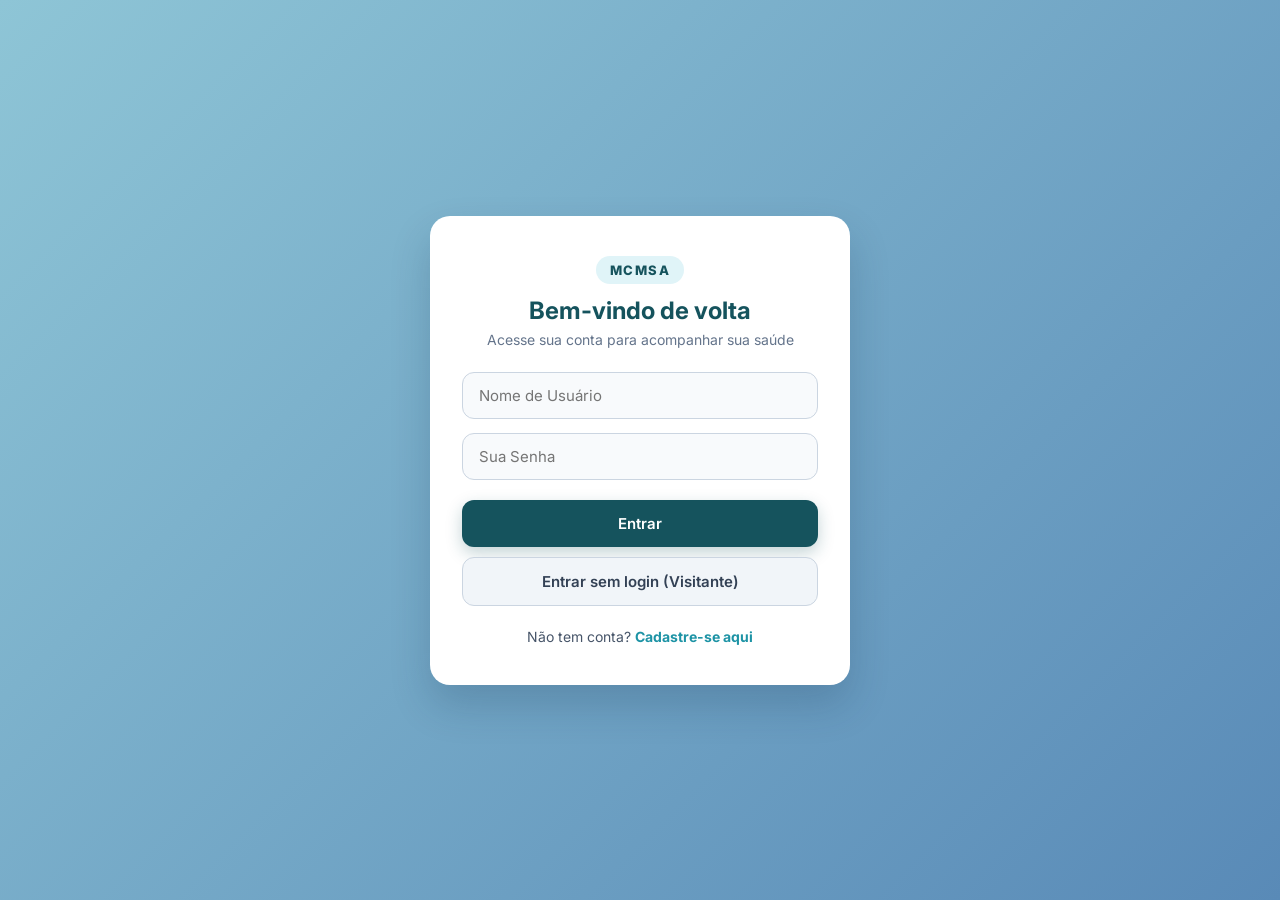
<file: index.html>
<!DOCTYPE html>
<html lang="pt-br">
<head>
    <meta charset="UTF-8">
    <meta name="viewport" content="width=device-width, initial-scale=1.0">
    <title>Acessar - MCMSA</title>
    <link rel="stylesheet" href="Css/indexStyle.css">
</head>
<body>

    <div class="container">
        <!-- Tela de Login -->
        <div id="tela-login" class="card-auth">
            <div class="logo-badge">MCMSA</div>
            <h2>Bem-vindo de volta</h2>
            <p class="subtitulo">Acesse sua conta para acompanhar sua saúde</p>

            <input class="campo" type="text" id="loginNome" placeholder="Nome de Usuário">
            <input class="campo" type="password" id="loginSenha" placeholder="Sua Senha">
            
            <button onclick="logar()" class="btn-primario">Entrar</button>
            <button onclick="entrarSemLogin()" class="btn-secundario">Entrar sem login (Visitante)</button>

            <p class="texto-alternar">
                Não tem conta? <a href="#" onclick="alternarAbas('cadastro')">Cadastre-se aqui</a>
            </p>
        </div>

        <!-- Tela de Cadastro -->
        <div id="cadastro" class="card-auth oculto">
            <div class="logo-badge">MCMSA</div>
            <h2>Criar Conta</h2>
            <p class="subtitulo">Preencha seus dados básicos</p>

            <input class="campo" type="text" id="nome" placeholder="Nome completo">
            <div class="linha-dupla">
                <input class="campo" type="number" id="idade" placeholder="Idade">
                <input class="campo" type="number" id="altura" placeholder="Altura (cm)">
            </div>
            <input class="campo" type="number" id="peso" placeholder="Peso (kg)">
            <input class="campo" type="password" id="senha" placeholder="Crie uma senha">
            
            <button class="btn-primario" onclick="cadastrar()">Finalizar Cadastro</button>

            <p class="texto-alternar">
                Já tem conta? <a href="#" onclick="alternarAbas('login')">Faça login</a>
            </p>
        </div>
    </div>

    <script>
        function alternarAbas(aba) {
            const loginBox = document.getElementById('tela-login');
            const cadastroBox = document.getElementById('cadastro');

            if (aba === 'cadastro') {
                loginBox.classList.add('oculto');
                cadastroBox.classList.remove('oculto');
            } else {
                cadastroBox.classList.add('oculto');
                loginBox.classList.remove('oculto');
            }
        }

        function cadastrar() {
            const nome = document.getElementById('nome').value.trim();
            const idade = document.getElementById('idade').value;
            const altura = document.getElementById('altura').value;
            const peso = document.getElementById('peso').value;
            const senha = document.getElementById('senha').value;

            if (nome && idade && altura && peso && senha) {
                const contaUsuario = { nome, idade, altura, peso, senha };
                localStorage.setItem('contaUsuario', JSON.stringify(contaUsuario));
                alert('Cadastro efetuado com sucesso! Faça login agora.');
                alternarAbas('login');
            } else {
                alert('Por favor, preencha todos os campos do cadastro!');
            }
        }

        function logar() {
            const usuarioDigitado = document.getElementById('loginNome').value.trim();
            const senhaDigitada = document.getElementById('loginSenha').value;
            const dadosSalvos = localStorage.getItem('contaUsuario');

            if (!dadosSalvos) {
                alert('Nenhum usuário registrado ainda! Clique em Cadastre-se ou entre como visitante.');
                return;
            }

            const contaUsuario = JSON.parse(dadosSalvos);

            if (usuarioDigitado === contaUsuario.nome && senhaDigitada === contaUsuario.senha) {
                localStorage.setItem('usuarioLogado', contaUsuario.nome);
                window.location.href = "Html/PaginaPrincipal.html";
            } else {
                alert('Nome de usuário ou senha incorretos!');
            }
        }

        function entrarSemLogin() {
            localStorage.setItem('usuarioLogado', 'Visitante');
            window.location.href = "Html/PaginaPrincipal.html";
        }
    </script>
</body>
</html>
</file>
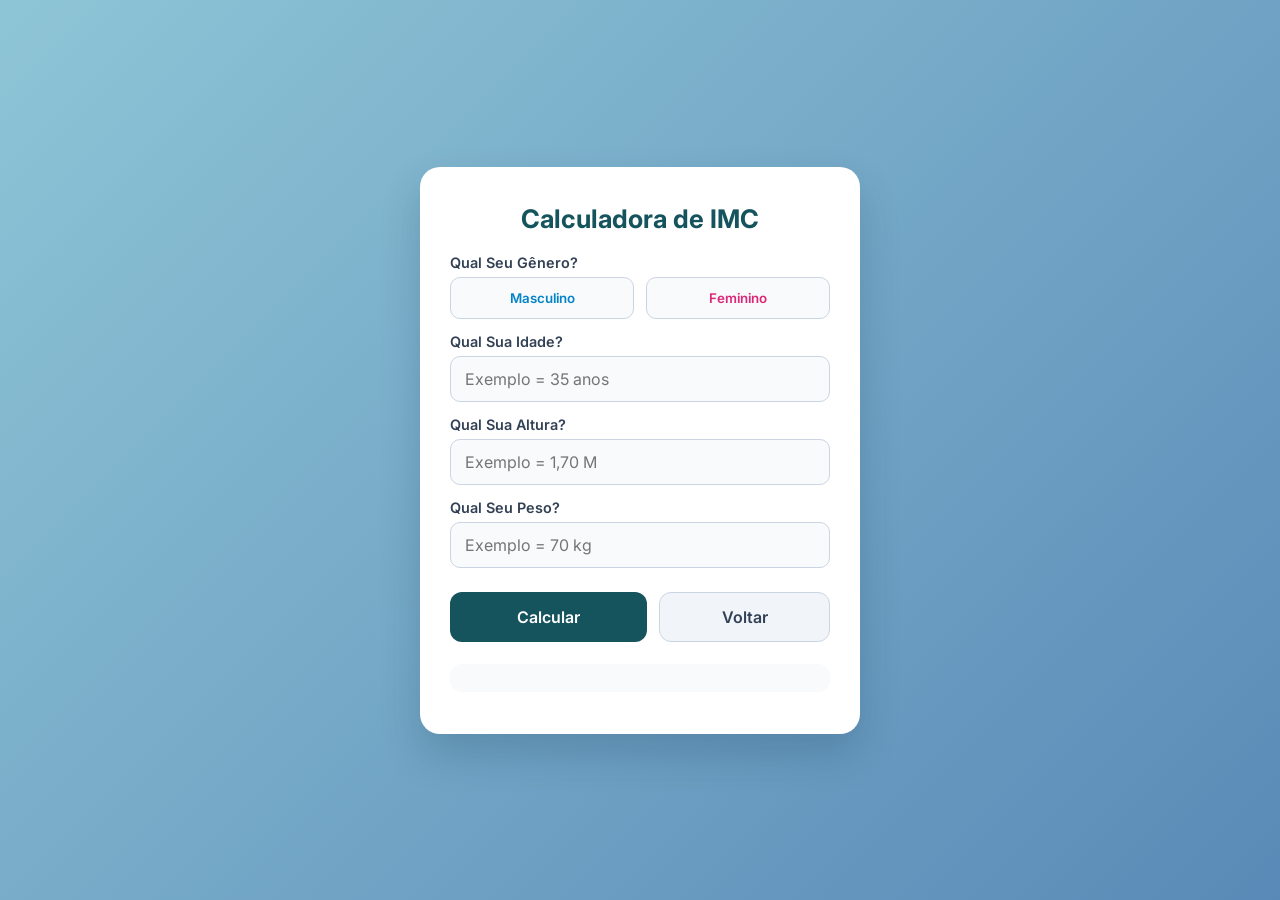
<file: Html/CalculadoraDeIMC.html>
<!DOCTYPE html>
<html lang="pt-br">

<head>
    <meta charset="UTF-8">
    <meta name="viewport" content="width=device-width, initial-scale=1.0">
    <title>Calculadora de IMC</title>
    <link rel="stylesheet" href="../Css/CalculadoraIMC.css">
</head>

<body>
    <div class="secao">
        <h3>Calculadora de IMC</h3>
        <p>Qual Seu Gênero?</p>
        <div class="genero">
            <button class="masculino">Masculino</button>
            <button class="feminino">Feminino</button>
        </div>
        <p>Qual Sua Idade?</p>
        <input type="number" placeholder="Exemplo = 35 anos">
        <p>Qual Sua Altura?</p>
        <input type="number" id="altura" placeholder="Exemplo = 1,70 M" step="0.1">
        
        <p>Qual Seu Peso?</p>
        <input type="number" id="peso" placeholder="Exemplo = 70 kg" step="0.01">

        <div class="botoes-container">
            <button class="btn-calc" onclick="Calcular()">Calcular</button>
            <button class="btn-voltar"><a href="PaginaPrincipal.html">Voltar</a></button>
        </div>

        <p id="resultado"></p>
    </div>

    <script>
        function Calcular() {
            const altInput = document.getElementById('altura').value;
            const pesoInput = document.getElementById('peso').value;
            
            let peso = parseFloat(pesoInput);
            let altura = parseFloat(altInput);
            const elementoResultado = document.getElementById('resultado');

            if (!peso || !altura || altura <= 0) {
                elementoResultado.innerText = "Valores inválidos";
                elementoResultado.style.color = "black";
                return;
            }

            if (altura > 3) { 
                altura = altura / 100;
            }

            const imc = peso / (altura * altura);
            const imcFormatado = imc.toFixed(2);
            let classificacao = "";
            let cor = "";

            if (imc < 18.5) {
                classificacao = "Abaixo do peso";
                cor = "#e67e22";
            } else if (imc < 25) {
                classificacao = "Peso normal";
                cor = "#27ae60";
            } else if (imc < 30) {
                classificacao = "Sobrepeso";
                cor = "#f1c40f";
            } else if (imc < 40) {
                classificacao = "Obesidade";
                cor = "#e74c3c";
            } else {
                classificacao = "Obesidade Extrema";
                cor = "#c0392b";
            }

            elementoResultado.innerText = `IMC: ${imcFormatado}\n(${classificacao})`;
            elementoResultado.style.color = cor;
        }
    </script>
</body>
</html>
</file>
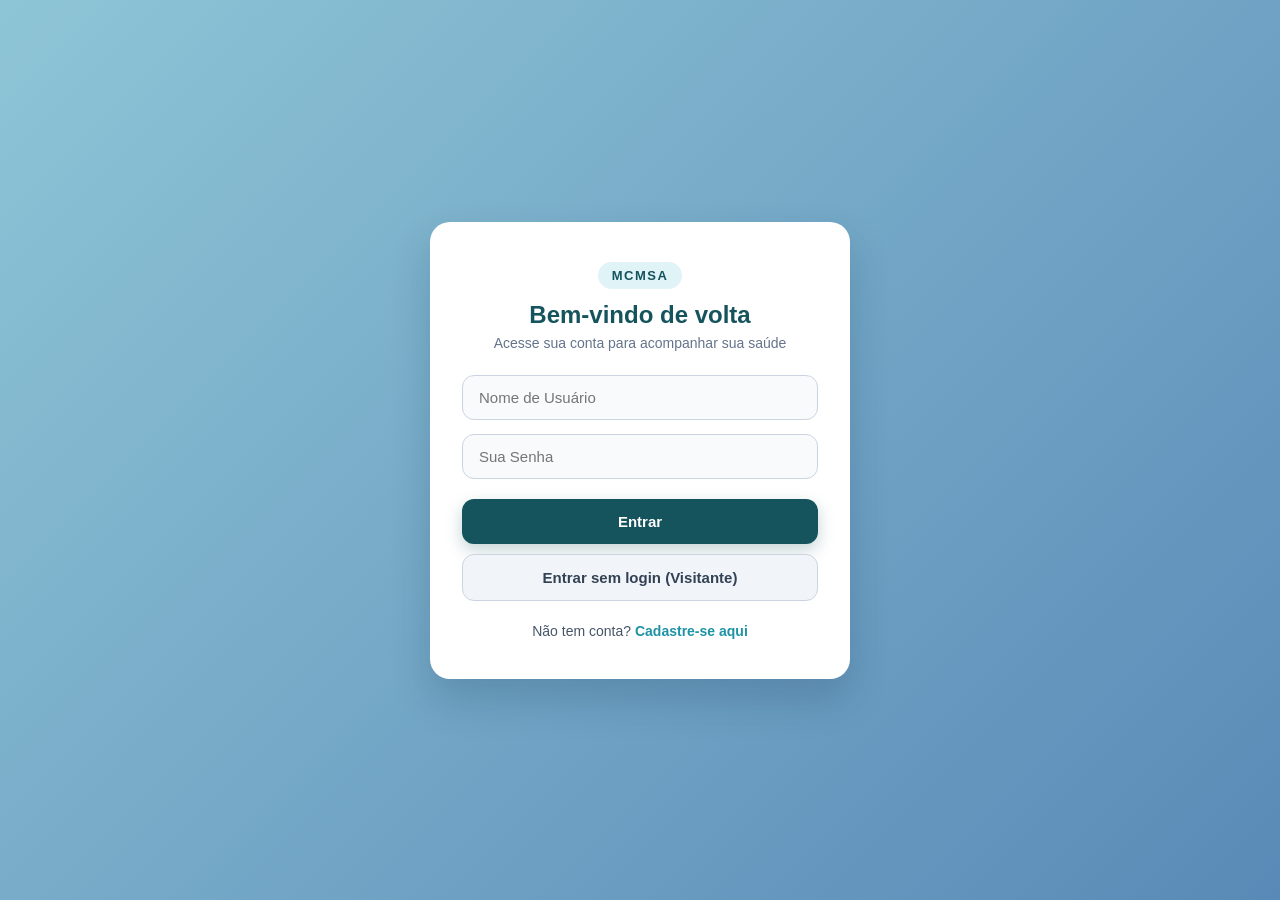
<file: Html/PaginaPrincipal.html>
<!DOCTYPE html>
<html lang="pt-br">

<head>
    <meta charset="UTF-8">
    <meta name="viewport" content="width=device-width, initial-scale=1.0">
    <title>MCSM</title>
    <link rel="stylesheet" href="../Css/Principa.css">
</head>

<body>

    <div id="areaUsuario" style="display:none;">
        <h2>Bem-vindo(a), <span id="userNome"></span></h2>
        
        <div class="container">
            <div class="header">
                <div class="Titulo">
                    <h1 class="H1">
                        <span style="--i:1">M</span>
                        <span style="--i:2">C</span>
                        <span style="--i:3">M</span>
                        <span style="--i:4">S</span>
                        <span style="--i:5">A</span>
                    </h1>
                    <h3 class="H3">
                        Monitoramento Calórico por Meio de um Site em Aplicação
                    </h3>
                </div>
            </div>

            <div class="IMC">
                <div class="FotoImc">
                    <img class="imgCortisol" src="../Imgs/IMC.png">
                </div>
                <div class="text">
                    <h2>
                        <a class="deste" href="../Html/CalculadoraDeIMC.html" target="_blank">
                            Calcule Seu IMC
                        </a>
                    </h2>
                    <p>
                        O IMC é um cálculo utilizado para avaliar se uma pessoa está dentro do peso ideal.
                    </p>
                    <h2 class="sendo">Sendo:</h2>
                    <p class="azul">Azul abaixo do peso &lt; 18.5</p>
                    <p class="verde">Verde normal 18.5 a 24.9</p>
                    <p class="amarelo">Amarelo sobrepeso 25.0 a 29.9</p>
                    <p class="laranja">Laranja obesidade 30.0 a 39.9</p>
                    <p class="vermelho">Vermelho obesidade severa ≥ 40</p>
                    <h5>
                        <a class="desta" href="../Html/CalculadoraDeIMC.html">
                            Clique Aqui Ou No Título
                        </a>
                    </h5>
                </div>
            </div>

            <div class="k">
                <div class="FotoCalorias">
                    <img class="imgCaloria" src="../Imgs/kcal.png">
                </div>
                <div class="text">
                    <h2>
                        <a class="deste" href="../Html/PI.html">
                            Calorias Perdidas
                        </a>
                    </h2>
                    <p>
                        Descubra uma estimativa de calorias perdidas após corrida ou caminhada.
                    </p>
                    <h5>
                        <a class="desta" href="../Html/PI.html">
                            Clique Aqui Ou No Título
                        </a>
                    </h5>
                </div>
            </div>
        </div>

        <div class="inf">
            <div class="ToSemCriatividade">
                <h1>Curiosidades</h1>
                <div class="Cur">
                    <h3>Corpo humano é uma máquina cheia de processos surpreendentes.</h3>
                </div>
                <div class="Cur">
                    <p>O masseter é o músculo mais forte do corpo humano.</p>
                </div>
                <div class="Cur">
                    <p>Uma pessoa média dá cerca de 7.500 passos por dia.</p>
                </div>
                <div class="Cur">
                    <p>O corpo produz cerca de 1 litro de saliva diariamente.</p>
                </div>
                <div class="Cur">
                    <p>O cérebro consome aproximadamente 20% da energia do corpo.</p>
                </div>
                <div class="Cur">
                    <p>O coração bate cerca de 100 mil vezes por dia.</p>
                </div>
                <div class="Cur">
                    <p>Ossos humanos são extremamente resistentes.</p>
                </div>
                <div class="Cur">
                    <p>A pele se renova constantemente.</p>
                </div>
            </div>
        </div>

        <div class="botaoContent">
            <a class="botao" href="https://www.gov.br/saude/pt-br/assuntos/saude-brasil" target="_blank">
                <span>Clique</span> <span>Aqui</span> <span>Para</span> <span>Mais</span> 
                <span>Dicas</span> <span>De</span> <span>Saúde</span>
            </a>
        </div>

    </div>
    <script>
        window.onload = function() {
            const usuarioLogado = localStorage.getItem('usuarioLogado');
            const areaUsuario = document.getElementById('areaUsuario');
            const userNome = document.getElementById('userNome');

            if (usuarioLogado) {
                userNome.textContent = usuarioLogado; 
                areaUsuario.style.display = 'block';  
            } else {
                alert('Acesso negado! Por favor, faça login primeiro.');
                window.location.href = "../index.html"; 
            }
        }
    </script>

</body>
</html>
</file>
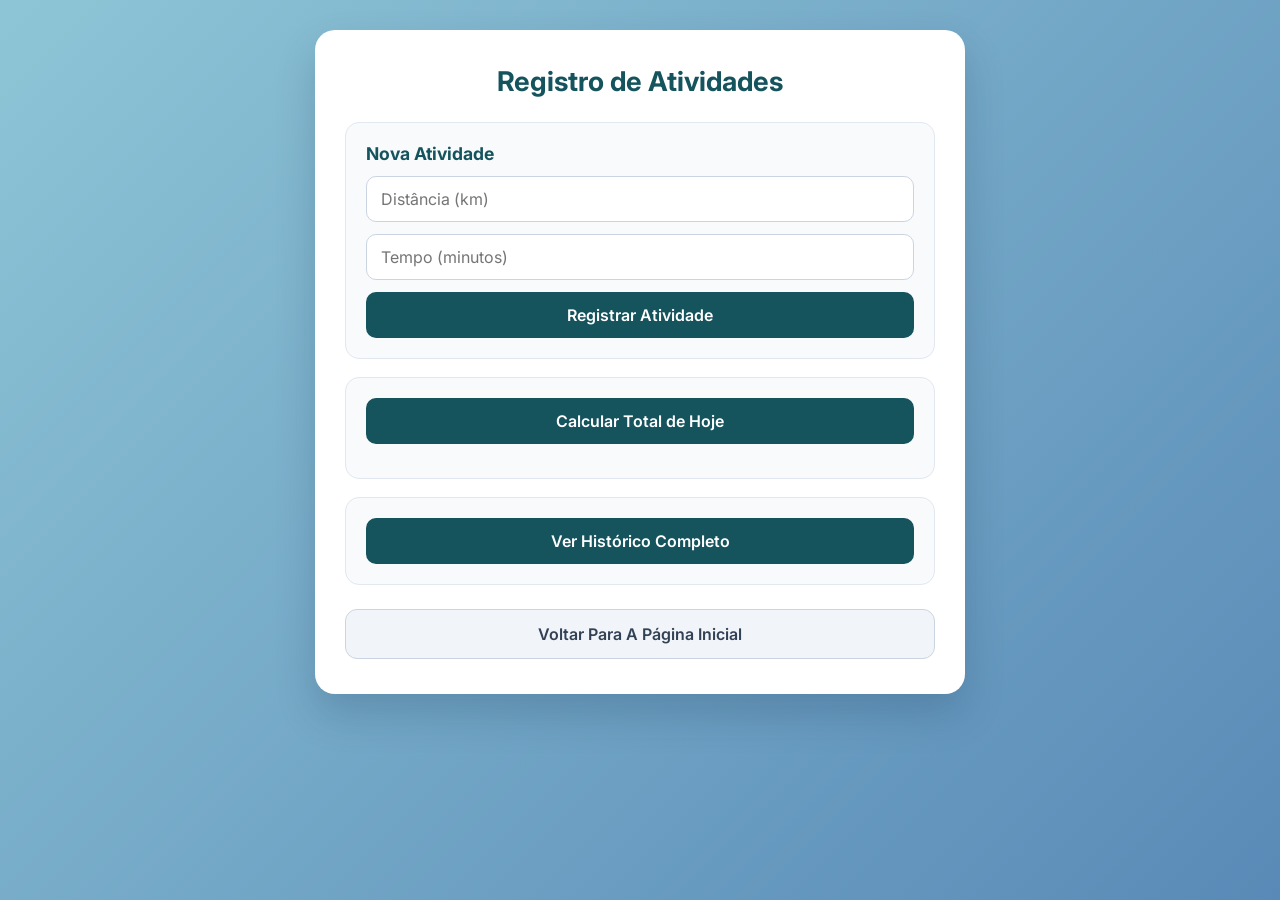
<file: Html/PI.html>
<!DOCTYPE html>
<html lang="pt-br">
<head>
  <meta charset="UTF-8">
  <meta name="viewport" content="width=device-width, initial-scale=1.0">
  <title>Registro de Atividades - Modo Pro</title>
  <link rel="stylesheet" href="../Css/CalculadoraKcal.css">
</head>
<body>

<div class="container">
  <h2>Registro de Atividades</h2>

  <div class="secao">
    <h3>Nova Atividade</h3>
    <input type="number" id="distancia" placeholder="Distância (km)">
    <input type="number" id="tempo" placeholder="Tempo (minutos)">
    <button onclick="registrarAtividade()">Registrar Atividade</button>
  </div>

  <div class="secao1">
    <button onclick="mostrarCalorias()">Calcular Total de Hoje</button>
    <p id="resultadoCalorias" class="resumo-hoje"></p>
  </div>

  <div class="secao2">
    <button onclick="mostrarEvolucao()">Ver Histórico Completo</button>
    <div id="evolucao"></div>
  </div>

  <div class="volte">
    <a class="desta" href="PaginaPrincipal.html">Voltar Para A Página Inicial</a>
  </div>
</div>

<script>
  const pesoUsuario = 70;
  let atividades = JSON.parse(localStorage.getItem('atividades_v2')) || [];

  function registrarAtividade() {
    const distInput = document.getElementById('distancia').value;
    const tempoInput = document.getElementById('tempo').value;
    
    const distancia = parseFloat(distInput);
    const tempo = parseFloat(tempoInput);

    if (distancia > 0 && tempo > 0) {
      const velocidade = distancia / (tempo / 60);
      
      let MET;
      if (velocidade <= 6) MET = 4;        
      else if (velocidade <= 12) MET = 10; 
      else if (velocidade <= 20) MET = 16; 
      else MET = velocidade * 0.8;         

      const horas = tempo / 60;
      const calorias = Math.round(MET * pesoUsuario * horas);

      const hoje = new Date().toLocaleDateString('pt-BR');
      
      atividades.push({ 
        data: hoje, 
        distancia: distancia, 
        tempo: tempo, 
        calorias: calorias 
      });

      localStorage.setItem('atividades_v2', JSON.stringify(atividades));
      alert(`Registrado! Gasto estimado: ${calorias.toLocaleString('pt-BR')} kcal`);
      
      document.getElementById('distancia').value = '';
      document.getElementById('tempo').value = '';
      if(document.getElementById('evolucao').innerHTML !== "") mostrarEvolucao();
    } else {
      alert('Por favor, insira números válidos.');
    }
  }

  function mostrarCalorias() {
    const hoje = new Date().toLocaleDateString('pt-BR');
    const total = atividades
      .filter(a => a.data === hoje)
      .reduce((sum, a) => sum + a.calorias, 0);

    document.getElementById('resultadoCalorias').innerText = `Total Hoje: ${total.toLocaleString('pt-BR')} kcal`;
  }

  function mostrarEvolucao() {
    if (atividades.length === 0) {
      document.getElementById('evolucao').innerHTML = '<p style="text-align:center;">Nenhuma atividade salva.</p>';
      return;
    }

    let html = `<table>
      <tr>
        <th>Data</th>
        <th>Km</th>
        <th>Min</th>
        <th>kcal</th>
      </tr>`;

    atividades.slice().reverse().forEach(a => {
      html += `<tr>
        <td>${a.data}</td>
        <td>${a.distancia.toLocaleString('pt-BR')}</td>
        <td>${a.tempo.toLocaleString('pt-BR')}</td>
        <td><strong>${a.calorias.toLocaleString('pt-BR')}</strong></td>
      </tr>`;
    });

    html += '</table>';
    html += '<button onclick="limparDados()" style="background:#d9534f; margin-top:10px;">Limpar Tudo</button>';
    document.getElementById('evolucao').innerHTML = html;
  }

  function limparDados() {
    if(confirm("Deseja apagar todo o histórico?")) {
      atividades = [];
      localStorage.removeItem('atividades_v2');
      mostrarEvolucao();
      document.getElementById('resultadoCalorias').innerText = "";
    }
  }
</script>

</body>
</html>
</file>
<file: Css/indexStyle.css>
@import url('https://fonts.googleapis.com/css2?family=Inter:wght@400;500;600;700;800&display=swap');

* {
    box-sizing: border-box;
    margin: 0;
    padding: 0;
    font-family: 'Inter', sans-serif;
}

body {
    background: linear-gradient(135deg, #8ec5d6 0%, #598ab7 100%);
    min-height: 100vh;
    display: flex;
    justify-content: center;
    align-items: center;
    padding: 20px;
}

.oculto {
    display: none !important;
}

.container {
    width: 100%;
    max-width: 420px;
}

.card-auth {
    background: #ffffff;
    border-radius: 20px;
    padding: 40px 32px;
    box-shadow: 0 20px 40px rgba(15, 45, 75, 0.2);
    text-align: center;
}

.logo-badge {
    display: inline-block;
    background: #e0f4f8;
    color: #15535d;
    font-weight: 800;
    font-size: 13px;
    letter-spacing: 1.5px;
    padding: 6px 14px;
    border-radius: 20px;
    margin-bottom: 12px;
}

.card-auth h2 {
    color: #15535d;
    font-size: 24px;
    font-weight: 700;
    margin-bottom: 6px;
}

.subtitulo {
    color: #64748b;
    font-size: 14px;
    margin-bottom: 24px;
}

.campo {
    width: 100%;
    padding: 13px 16px;
    margin-bottom: 14px;
    border: 1.5px solid #cbd5e1;
    border-radius: 12px;
    font-size: 15px;
    color: #1e293b;
    background-color: #f8fafc;
    transition: all 0.2s ease;
}

.campo:focus {
    outline: none;
    border-color: #1d93a5;
    background-color: #ffffff;
    box-shadow: 0 0 0 4px rgba(29, 147, 165, 0.15);
}

.linha-dupla {
    display: flex;
    gap: 10px;
}

.btn-primario, .btn-secundario {
    width: 100%;
    padding: 14px;
    border-radius: 12px;
    font-size: 15px;
    font-weight: 600;
    cursor: pointer;
    transition: all 0.25s ease;
    border: none;
}

.btn-primario {
    background: #15535d;
    color: #ffffff;
    margin-top: 6px;
    box-shadow: 0 6px 16px rgba(21, 83, 93, 0.25);
}

.btn-primario:hover {
    background: #1d93a5;
    transform: translateY(-2px);
}

.btn-secundario {
    background: #f1f5f9;
    color: #334155;
    border: 1.5px solid #cbd5e1;
    margin-top: 10px;
}

.btn-secundario:hover {
    background: #e2e8f0;
    color: #0f172a;
}

.texto-alternar {
    margin-top: 22px;
    font-size: 14px;
    color: #475569;
}

.texto-alternar a {
    color: #1d93a5;
    font-weight: 700;
    text-decoration: none;
}

.texto-alternar a:hover {
    text-decoration: underline;
}
</file>
<file: Css/CalculadoraIMC.css>
@import url('https://fonts.googleapis.com/css2?family=Inter:wght@400;500;600;700&display=swap');

* {
    box-sizing: border-box;
    font-family: 'Inter', sans-serif;
}

body {
    background: linear-gradient(135deg, #8ec5d6 0%, #598ab7 100%);
    display: flex;
    justify-content: center;
    align-items: center;
    min-height: 100vh;
    margin: 0;
    padding: 20px;
}

.secao {
    background: #ffffff;
    padding: 36px 30px;
    border-radius: 20px;
    box-shadow: 0 20px 40px rgba(15, 45, 75, 0.2);
    width: 100%;
    max-width: 440px;
    text-align: left;
}

h3 {
    margin: 0 0 20px 0;
    color: #15535d;
    font-size: 1.6rem;
    text-align: center;
    font-weight: 700;
}

.secao p {
    margin: 14px 0 6px 0;
    color: #334155;
    font-size: 0.9rem;
    font-weight: 600;
}

.genero {
    display: flex;
    gap: 12px;
    margin-bottom: 10px;
}

.masculino, .feminino {
    flex: 1;
    padding: 12px;
    border-radius: 10px;
    border: 1.5px solid #cbd5e1;
    background: #f8fafc;
    font-weight: 600;
    cursor: pointer;
    transition: all 0.2s ease;
}

.masculino { color: #0284c7; }
.masculino:hover, .masculino:focus {
    background: #e0f2fe;
    border-color: #0284c7;
}

.feminino { color: #db2777; }
.feminino:hover, .feminino:focus {
    background: #fce7f3;
    border-color: #db2777;
}

input {
    width: 100%;
    padding: 12px 14px;
    border: 1.5px solid #cbd5e1;
    border-radius: 10px;
    font-size: 1rem;
    background: #f8fafc;
    transition: all 0.2s;
}

input:focus {
    outline: none;
    border-color: #1d93a5;
    background: #ffffff;
    box-shadow: 0 0 0 4px rgba(29, 147, 165, 0.15);
}

.botoes-container {
    display: flex;
    gap: 12px;
    margin-top: 24px;
}

.btn-calc, .btn-voltar {
    flex: 1;
    border-radius: 12px;
    font-weight: 600;
    font-size: 1rem;
    cursor: pointer;
    border: none;
    transition: all 0.2s ease;
}

.btn-calc {
    background: #15535d;
    color: #ffffff;
    padding: 14px;
}

.btn-calc:hover {
    background: #1d93a5;
    transform: translateY(-2px);
}

.btn-voltar {
    background: #f1f5f9;
    border: 1.5px solid #cbd5e1;
    padding: 0;
}

.btn-voltar:hover {
    background: #e2e8f0;
}

.btn-voltar a {
    text-decoration: none;
    color: #334155;
    display: block;
    padding: 14px;
}

#resultado {
    margin-top: 22px;
    padding: 14px;
    border-radius: 12px;
    background: #f8fafc;
    text-align: center;
    font-weight: 700;
    font-size: 1.2rem;
    white-space: pre-line;
}
</file>
<file: Css/Principa.css>
@import url('https://fonts.googleapis.com/css2?family=Inter:wght@400;500;600;700;800&display=swap');

* {
    box-sizing: border-box;
    font-family: 'Inter', sans-serif;
}

body {
    background-color: #e6f4f7;
    color: #1e293b;
    margin: 0;
    padding: 0;
}

#areaUsuario {
    max-width: 1100px;
    margin: 0 auto;
    padding: 25px 20px 50px;
}

#areaUsuario > h2 {
    color: #15535d;
    font-size: 1.2rem;
    font-weight: 600;
    margin-bottom: 15px;
    background: #ffffff;
    display: inline-block;
    padding: 10px 20px;
    border-radius: 30px;
    box-shadow: 0 4px 12px rgba(0, 0, 0, 0.05);
}

.header {
    width: 100%;
    margin-bottom: 30px;
}

.Titulo {
    background: linear-gradient(135deg, #15535d 0%, #1d93a5 100%);
    text-align: center;
    border-radius: 20px;
    padding: 35px 20px;
    box-shadow: 0 12px 28px rgba(21, 83, 93, 0.2);
}

.H1 {
    color: #ffffff;
    font-size: 2.8rem;
    font-weight: 800;
    letter-spacing: 4px;
    margin: 0 0 8px 0;
}

.H3 {
    color: #d8f3f8;
    font-weight: 400;
    font-size: 1.05rem;
    margin: 0;
}

.Titulo span {
    animation: mudaCor 3s infinite ease-in-out;
    animation-delay: calc(var(--i) * 0.3s);
    display: inline-block;
}

@keyframes mudaCor {
    0%, 100% { color: #ffffff; transform: translateY(0); }
    50% { color: #91ebe3; transform: translateY(-4px); }
}

.IMC, .k {
    background-color: #ffffff;
    display: flex;
    align-items: center;
    gap: 30px;
    border-radius: 20px;
    padding: 28px;
    margin-bottom: 24px;
    box-shadow: 0 10px 25px rgba(15, 45, 75, 0.06);
    border: 1px solid #d4edf2;
    transition: transform 0.3s ease, box-shadow 0.3s ease;
}

.IMC:hover, .k:hover {
    transform: translateY(-5px);
    box-shadow: 0 16px 35px rgba(15, 45, 75, 0.12);
}

.FotoImc, .FotoCalorias {
    flex-shrink: 0;
    width: 220px;
    height: 220px;
    border-radius: 16px;
    overflow: hidden;
    background: #f0f9fb;
    border: 2px solid #bce3eb;
    display: flex;
    align-items: center;
    justify-content: center;
}

.imgCortisol, .imgCaloria {
    width: 100%;
    height: 100%;
    object-fit: cover;
}

.text {
    flex: 1;
}

.text h2 {
    margin: 0 0 10px 0;
    font-size: 1.6rem;
}

.deste {
    color: #15535d;
    text-decoration: none;
    transition: color 0.2s;
}

.deste:hover {
    color: #1d93a5;
}

.text p {
    color: #475569;
    line-height: 1.5;
    margin: 6px 0;
}

.sendo {
    font-size: 1rem;
    color: #15535d;
    margin: 14px 0 8px 0 !important;
}

.azul, .verde, .amarelo, .laranja, .vermelho {
    display: inline-block;
    padding: 5px 12px;
    border-radius: 8px;
    font-size: 0.85rem;
    font-weight: 600;
    margin: 3px 4px 3px 0 !important;
}

.azul { background: #e0f2fe; color: #0284c7; }
.verde { background: #dcfce7; color: #16a34a; }
.amarelo { background: #fef9c3; color: #ca8a04; }
.laranja { background: #ffedd5; color: #ea580c; }
.vermelho { background: #fee2e2; color: #dc2626; }

.text h5 {
    margin: 18px 0 0 0;
}

.desta {
    display: inline-block;
    background: #15535d;
    color: #ffffff;
    text-decoration: none;
    padding: 10px 20px;
    border-radius: 10px;
    font-size: 0.9rem;
    font-weight: 600;
    transition: background 0.2s, transform 0.2s;
}

.desta:hover {
    background: #1d93a5;
    transform: translateY(-2px);
}

.inf {
    background-color: #ffffff;
    border-radius: 20px;
    padding: 32px;
    margin-top: 30px;
    box-shadow: 0 10px 25px rgba(15, 45, 75, 0.06);
    border: 1px solid #d4edf2;
}

.ToSemCriatividade h1 {
    color: #15535d;
    font-size: 1.8rem;
    margin: 0 0 20px 0;
    text-align: center;
    grid-column: 1 / -1;
}

.ToSemCriatividade {
    display: grid;
    grid-template-columns: repeat(auto-fit, minmax(260px, 1fr));
    gap: 16px;
}

/* Animação distoante nas bordas das Curiosidades */
@keyframes animacaoBordaDistoante {
    0% {
        border-left-color: #00ffcc;
        box-shadow: -4px 0 12px rgba(0, 255, 204, 0.5);
    }
    33% {
        border-left-color: #ff007f;
        box-shadow: -4px 0 12px rgba(255, 0, 127, 0.5);
    }
    66% {
        border-left-color: #8a00ff;
        box-shadow: -4px 0 12px rgba(138, 0, 255, 0.5);
    }
    100% {
        border-left-color: #00ffcc;
        box-shadow: -4px 0 12px rgba(0, 255, 204, 0.5);
    }
}

.Cur {
    background-color: #f0f9fb;
    border-left: 6px solid #00ffcc;
    border-radius: 12px;
    padding: 16px 18px;
    transition: transform 0.2s ease, background-color 0.2s ease;
    display: flex;
    align-items: center;
    animation: animacaoBordaDistoante 4s infinite linear;
}

.Cur:hover {
    transform: translateY(-3px);
    background-color: #e0f4f8;
}

.Cur h3, .Cur p {
    margin: 0;
    color: #1e293b;
    font-size: 0.95rem;
    line-height: 1.4;
}

.botaoContent {
    display: flex;
    justify-content: center;
    margin-top: 35px;
}

.botao {
    background: linear-gradient(135deg, #1d93a5 0%, #15535d 100%);
    color: #ffffff;
    padding: 16px 32px;
    border-radius: 14px;
    font-weight: 700;
    font-size: 1rem;
    text-decoration: none;
    display: inline-flex;
    gap: 6px;
    box-shadow: 0 10px 20px rgba(21, 83, 93, 0.25);
    transition: transform 0.25s ease, box-shadow 0.25s ease;
}

.botao:hover {
    transform: translateY(-3px);
    box-shadow: 0 14px 28px rgba(21, 83, 93, 0.35);
}

@media (max-width: 768px) {
    .IMC, .k {
        flex-direction: column;
        text-align: center;
    }

    .FotoImc, .FotoCalorias {
        width: 100%;
        max-width: 280px;
        height: 200px;
    }
}
</file>
<file: Css/CalculadoraKcal.css>
@import url('https://fonts.googleapis.com/css2?family=Inter:wght@400;500;600;700&display=swap');

* {
    box-sizing: border-box;
    font-family: 'Inter', sans-serif;
}

body {
    background: linear-gradient(135deg, #8ec5d6 0%, #598ab7 100%);
    min-height: 100vh;
    margin: 0;
    padding: 30px 20px;
    display: flex;
    justify-content: center;
    align-items: flex-start;
}

.container {
    background: #ffffff;
    width: 100%;
    max-width: 650px;
    padding: 35px 30px;
    border-radius: 20px;
    box-shadow: 0 20px 40px rgba(15, 45, 75, 0.2);
}

h2 {
    color: #15535d;
    text-align: center;
    margin: 0 0 24px 0;
    font-size: 1.7rem;
}

h3 {
    color: #15535d;
    margin: 0 0 12px 0;
    font-size: 1.1rem;
}

.secao, .secao1, .secao2 {
    background: #f8fafc;
    border: 1.5px solid #e2e8f0;
    border-radius: 14px;
    padding: 20px;
    margin-bottom: 18px;
}

input {
    width: 100%;
    padding: 12px 14px;
    margin-bottom: 12px;
    border: 1.5px solid #cbd5e1;
    border-radius: 10px;
    font-size: 1rem;
    background: #ffffff;
}

input:focus {
    outline: none;
    border-color: #1d93a5;
    box-shadow: 0 0 0 4px rgba(29, 147, 165, 0.15);
}

button {
    width: 100%;
    padding: 13px;
    border: none;
    border-radius: 10px;
    background: #15535d;
    color: #ffffff;
    font-weight: 600;
    font-size: 1rem;
    cursor: pointer;
    transition: background 0.2s, transform 0.2s;
}

button:hover {
    background: #1d93a5;
    transform: translateY(-2px);
}

.resumo-hoje {
    font-size: 1.25rem;
    color: #16a34a;
    font-weight: 700;
    text-align: center;
    margin: 14px 0 0 0;
}

table {
    width: 100%;
    border-collapse: collapse;
    margin-top: 16px;
    background: #ffffff;
    border-radius: 10px;
    overflow: hidden;
}

th, td {
    padding: 12px;
    text-align: center;
    border-bottom: 1px solid #e2e8f0;
    font-size: 0.95rem;
}

th {
    background-color: #15535d;
    color: #ffffff;
    font-weight: 600;
}

tr:nth-child(even) {
    background-color: #f1f5f9;
}

.volte {
    margin-top: 24px;
    text-align: center;
}

.volte a {
    display: inline-block;
    width: 100%;
    padding: 14px;
    background: #f1f5f9;
    border: 1.5px solid #cbd5e1;
    border-radius: 12px;
    color: #334155;
    text-decoration: none;
    font-weight: 600;
    transition: all 0.2s;
}

.volte a:hover {
    background: #e2e8f0;
    color: #0f172a;
}
</file>
